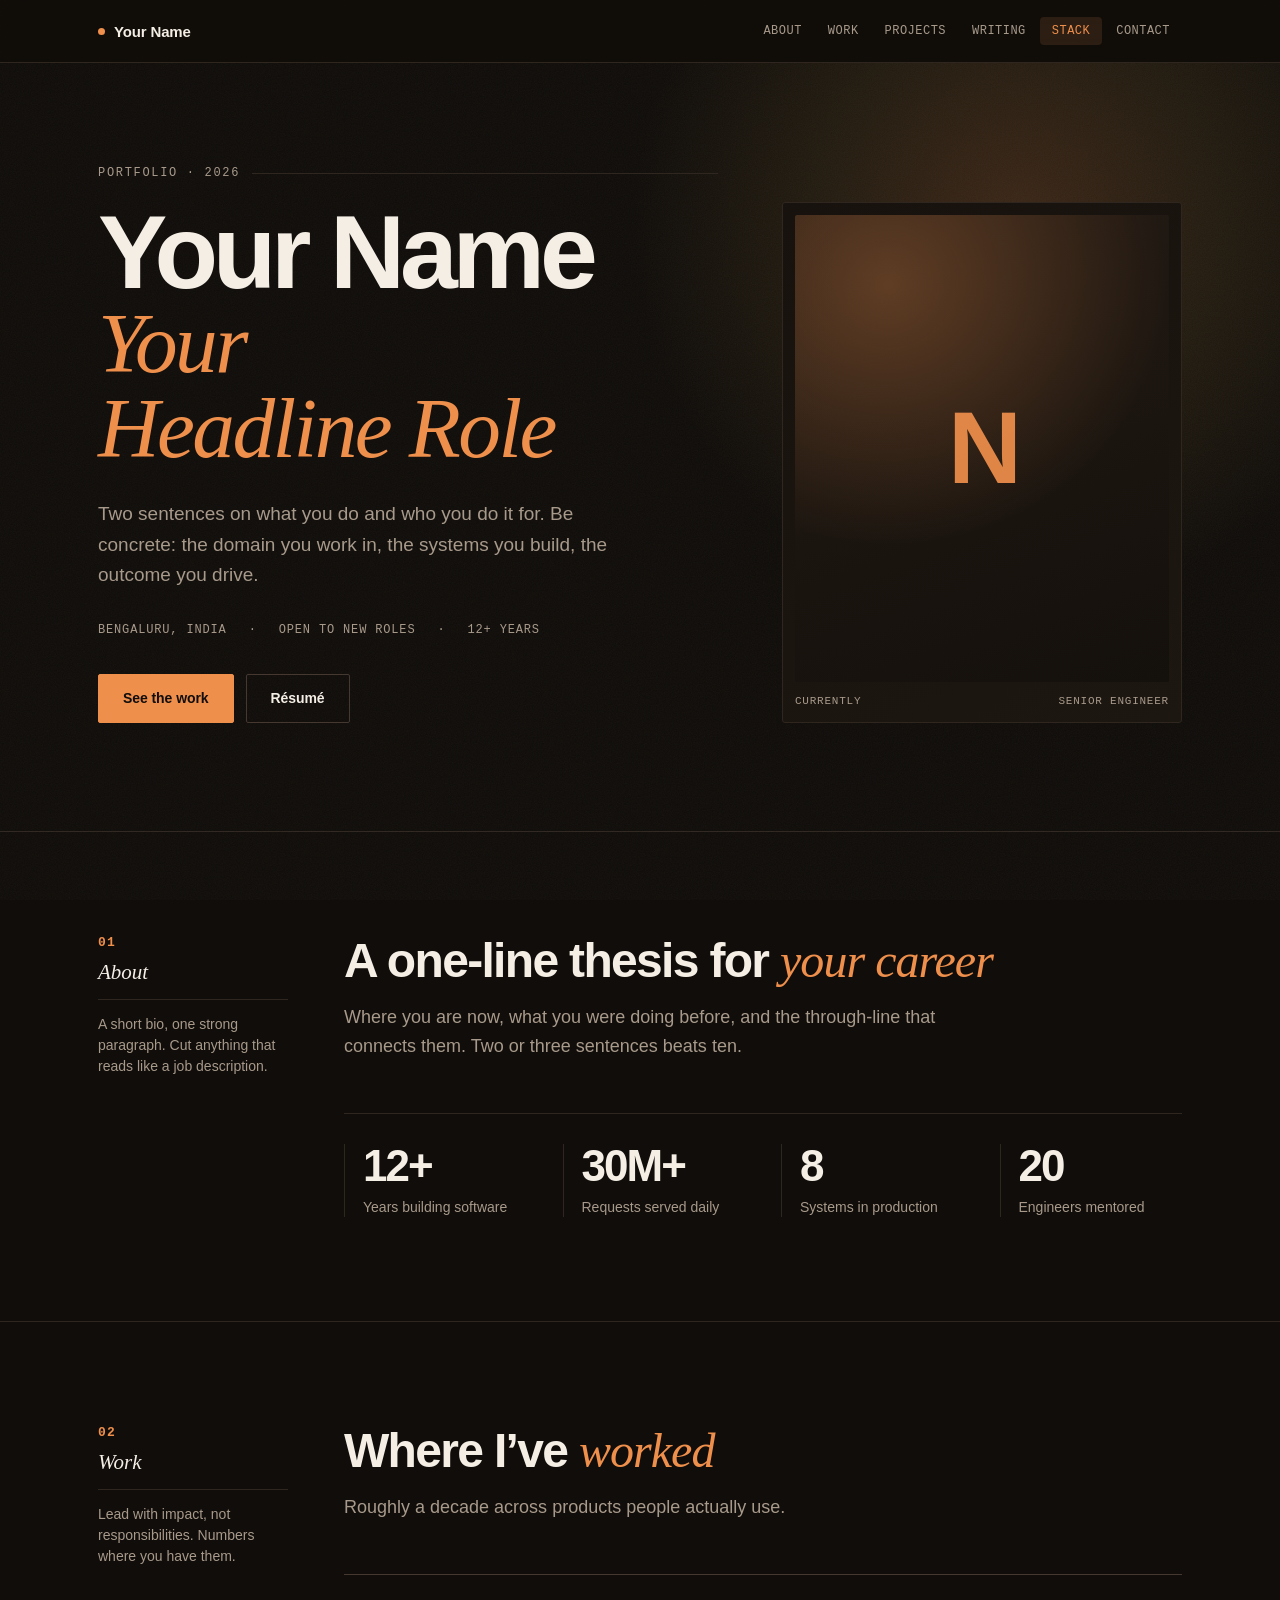
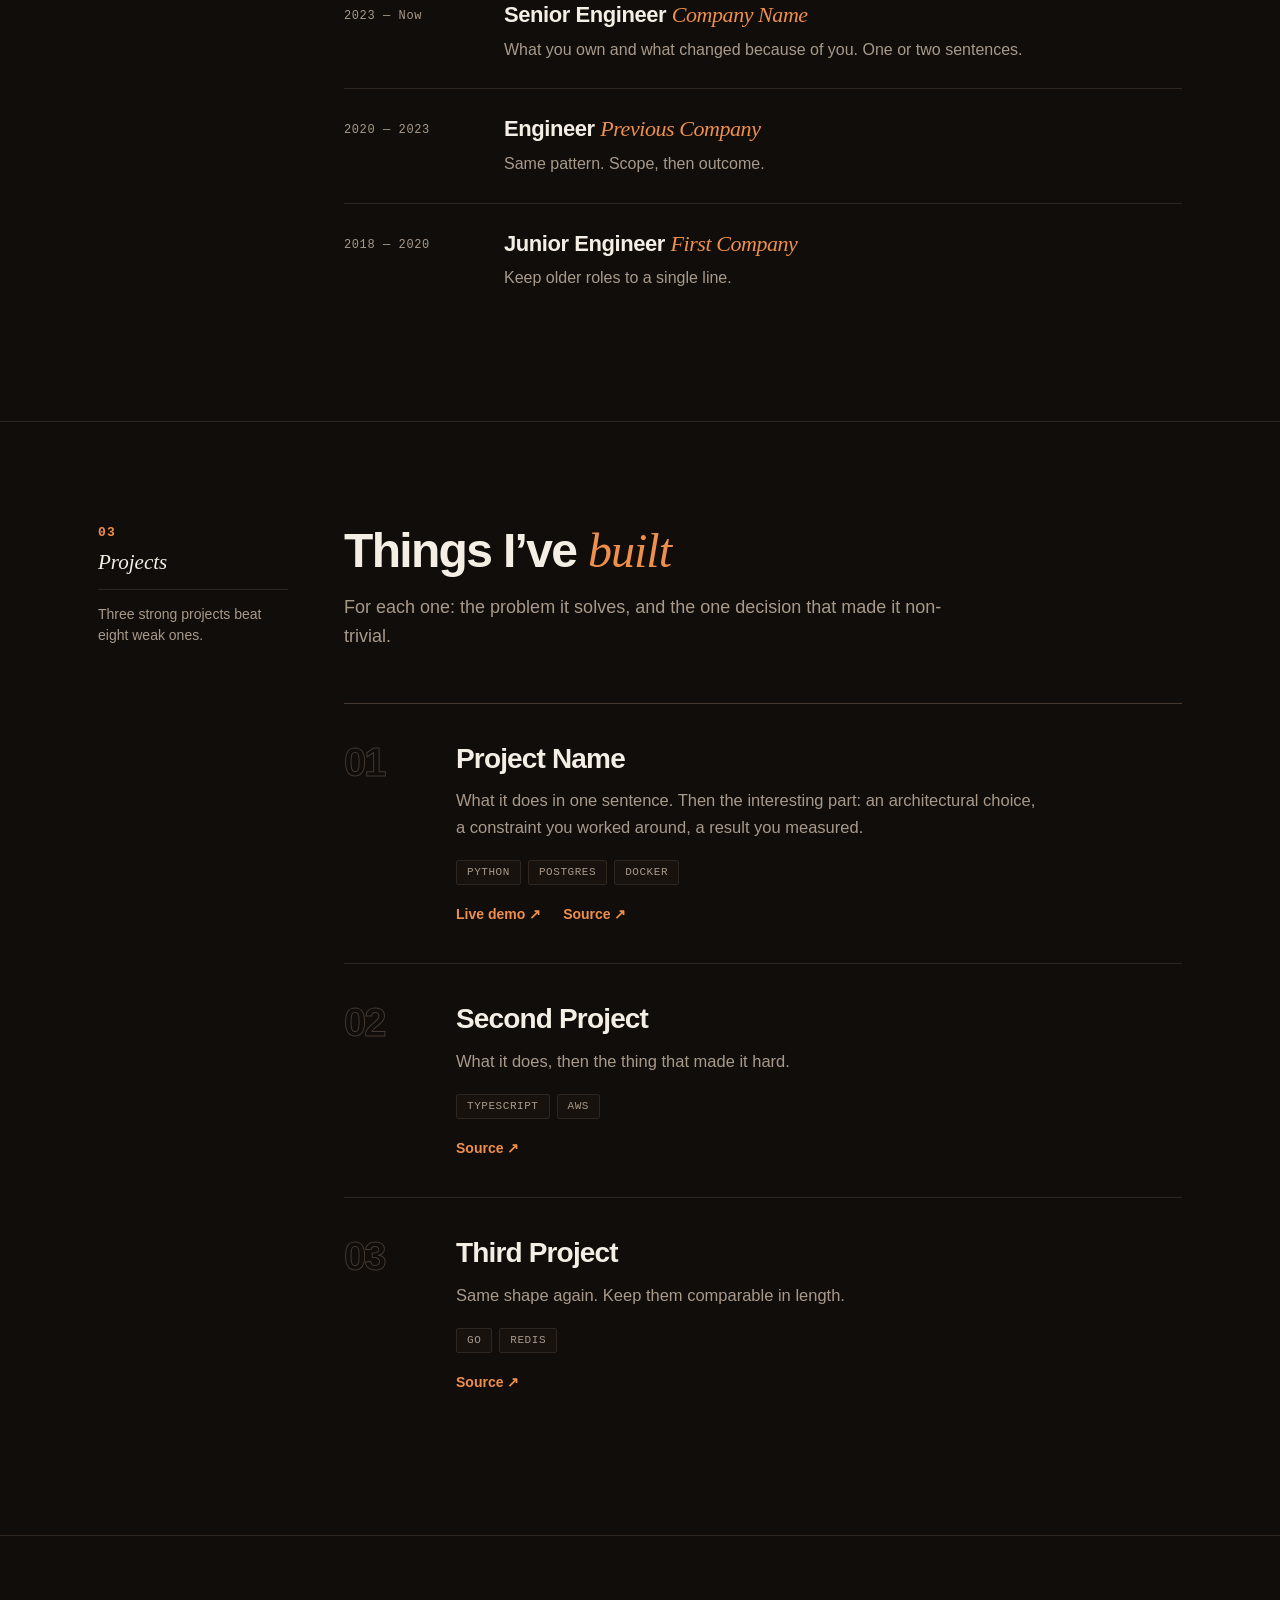
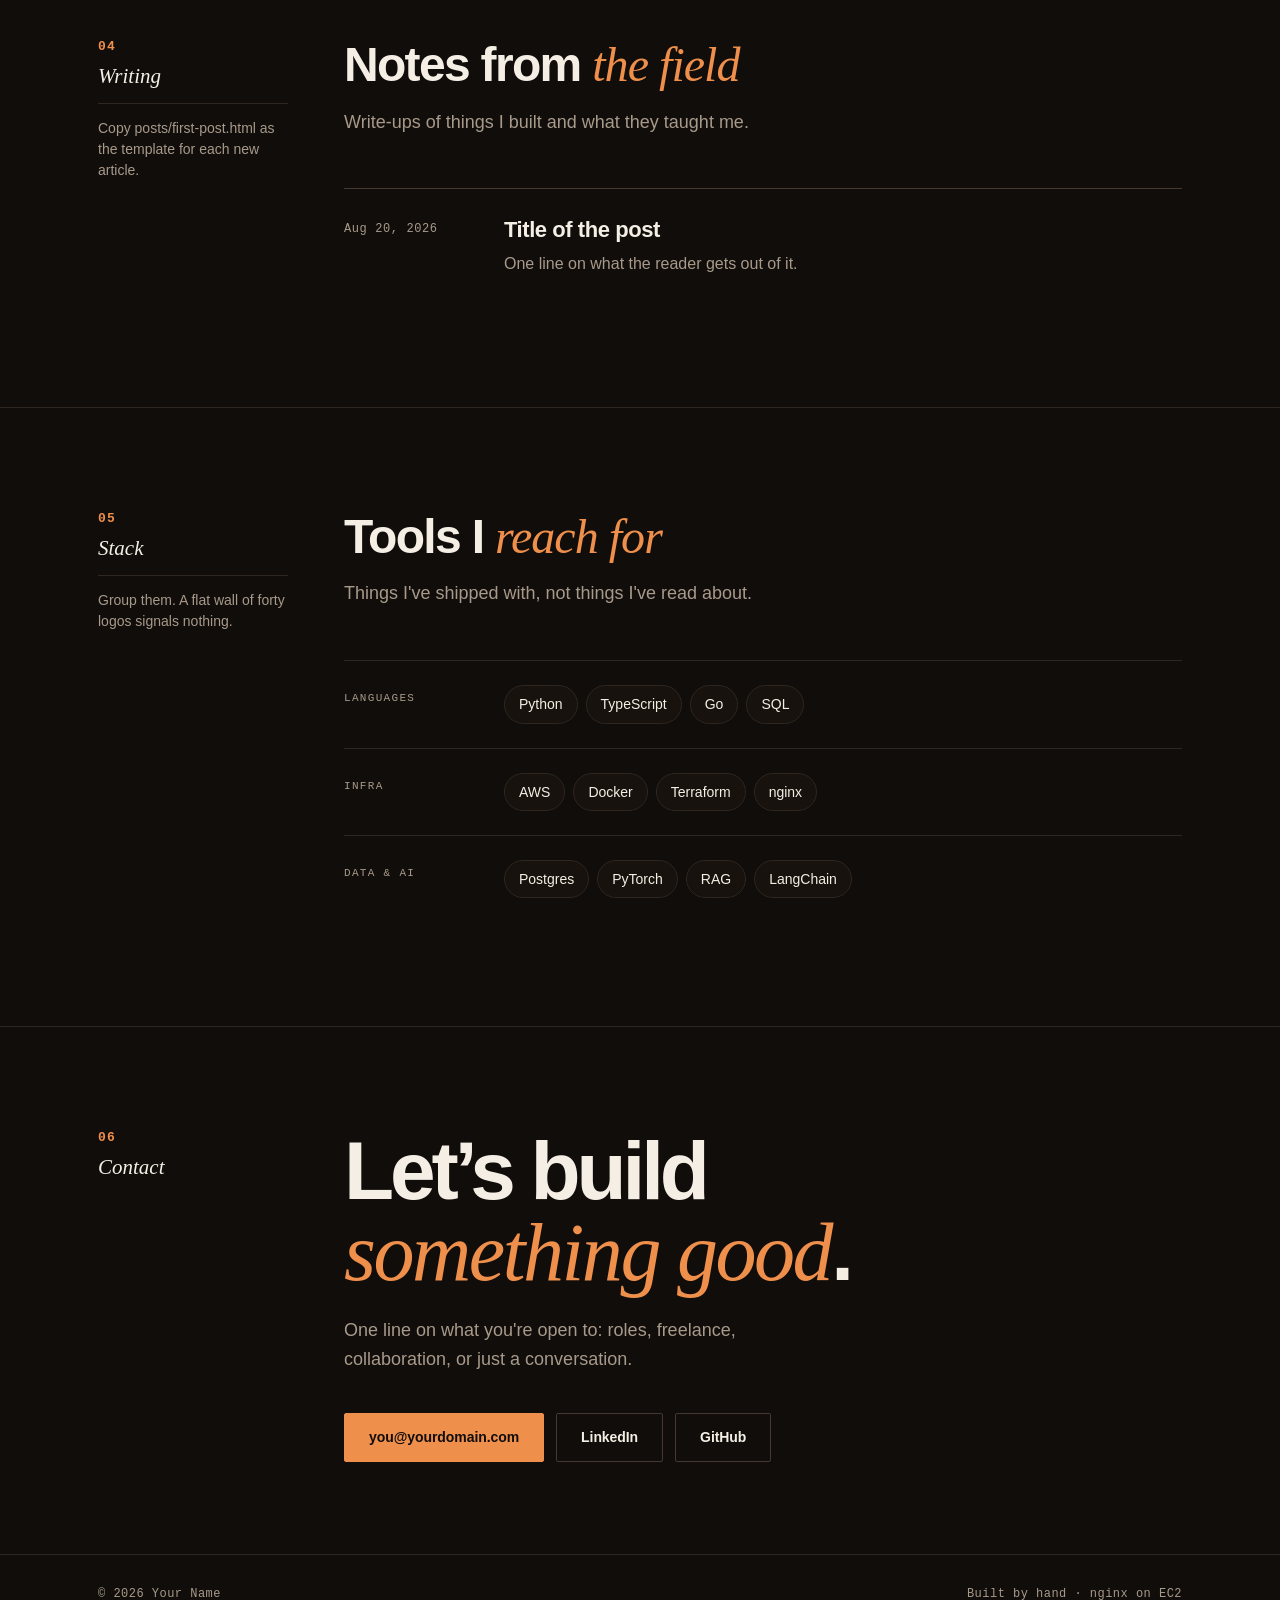
<file: index.html>
<!DOCTYPE html>
<html lang="en">
<head>
<meta charset="utf-8">
<meta name="viewport" content="width=device-width, initial-scale=1">

<!-- EDIT: shows in the browser tab and as the search result headline -->
<title>Your Name — Your Headline Role</title>
<meta name="description" content="One sentence on who you are and what you build. This is the snippet search engines show.">
<meta name="author" content="Your Name">
<meta name="theme-color" content="#100d0a">
<link rel="canonical" href="https://yourdomain.com/">

<!-- EDIT: preview card when the link is shared -->
<meta property="og:type" content="website">
<meta property="og:title" content="Your Name — Your Headline Role">
<meta property="og:description" content="One sentence on who you are and what you build.">
<meta property="og:url" content="https://yourdomain.com/">
<meta property="og:image" content="https://yourdomain.com/assets/img/og.png">
<meta name="twitter:card" content="summary_large_image">

<link rel="icon" href="/assets/img/favicon.svg" type="image/svg+xml">
<link rel="stylesheet" href="/assets/css/styles.css">
</head>
<body>
<a class="skip" href="#main">Skip to content</a>

<nav class="nav" aria-label="Section navigation">
  <div class="wrap">
    <a class="nav-name" href="#main">
      <span class="dot" aria-hidden="true"></span>
      Your Name
    </a>
    <ul>
      <li><a href="#about">About</a></li>
      <li><a href="#experience">Work</a></li>
      <li><a href="#projects">Projects</a></li>
      <li><a href="#writing">Writing</a></li>
      <li><a href="#skills">Stack</a></li>
      <li><a href="#contact">Contact</a></li>
    </ul>
  </div>
</nav>

<main id="main">

  <!-- ==================== HERO ==================== -->
  <header class="hero">
    <div class="wrap">
      <div class="hero-grid">

        <div>
          <p class="hero-eyebrow">Portfolio &middot; 2026</p>

          <h1>
            Your Name
            <span class="alt">Your Headline Role</span>
          </h1>

          <p class="hero-lede">
            Two sentences on what you do and who you do it for. Be concrete:
            the domain you work in, the systems you build, the outcome you drive.
          </p>

          <p class="hero-meta">
            <span>Bengaluru, India</span>
            <span>&middot;</span>
            <span>Open to new roles</span>
            <span>&middot;</span>
            <span>12+ years</span>
          </p>

          <div class="cta">
            <a class="btn btn-primary" href="#projects">See the work</a>
            <a class="btn btn-ghost" href="/assets/resume.pdf">R&eacute;sum&eacute;</a>
          </div>
        </div>

        <!-- Swap the fallback div for a photo when you have one:
             <img src="/assets/img/portrait.jpg" alt="Portrait of Your Name"> -->
        <figure class="portrait">
          <div class="portrait-fallback" aria-hidden="true"><span>N</span></div>
          <figcaption>
            <span>Currently</span>
            <span>Senior Engineer</span>
          </figcaption>
        </figure>

      </div>
    </div>
  </header>

  <!-- ==================== 01 ABOUT ==================== -->
  <section id="about">
    <div class="wrap layout reveal">
      <div class="rail">
        <span class="rail-num">01</span>
        <span class="rail-label">About</span>
        <p class="rail-note">A short bio, one strong paragraph. Cut anything that reads like a job description.</p>
      </div>

      <div>
        <h2 class="h2">A one-line thesis for <em>your career</em></h2>
        <p class="lede">
          Where you are now, what you were doing before, and the through-line
          that connects them. Two or three sentences beats ten.
        </p>

        <dl class="figures">
          <div><dt>12+</dt><dd>Years building software</dd></div>
          <div><dt>30M+</dt><dd>Requests served daily</dd></div>
          <div><dt>8</dt><dd>Systems in production</dd></div>
          <div><dt>20</dt><dd>Engineers mentored</dd></div>
        </dl>
      </div>
    </div>
  </section>

  <!-- ==================== 02 EXPERIENCE ==================== -->
  <section id="experience">
    <div class="wrap layout reveal">
      <div class="rail">
        <span class="rail-num">02</span>
        <span class="rail-label">Work</span>
        <p class="rail-note">Lead with impact, not responsibilities. Numbers where you have them.</p>
      </div>

      <div>
        <h2 class="h2">Where I&rsquo;ve <em>worked</em></h2>
        <p class="lede">Roughly a decade across products people actually use.</p>

        <!-- Duplicate one <li> per role, newest first. -->
        <ol class="roles">
          <li>
            <p class="roles-when">2023 &mdash; Now</p>
            <div>
              <p class="roles-title">Senior Engineer <span>Company Name</span></p>
              <p class="roles-desc">What you own and what changed because of you. One or two sentences.</p>
            </div>
          </li>
          <li>
            <p class="roles-when">2020 &mdash; 2023</p>
            <div>
              <p class="roles-title">Engineer <span>Previous Company</span></p>
              <p class="roles-desc">Same pattern. Scope, then outcome.</p>
            </div>
          </li>
          <li>
            <p class="roles-when">2018 &mdash; 2020</p>
            <div>
              <p class="roles-title">Junior Engineer <span>First Company</span></p>
              <p class="roles-desc">Keep older roles to a single line.</p>
            </div>
          </li>
        </ol>
      </div>
    </div>
  </section>

  <!-- ==================== 03 PROJECTS ==================== -->
  <section id="projects">
    <div class="wrap layout reveal">
      <div class="rail">
        <span class="rail-num">03</span>
        <span class="rail-label">Projects</span>
        <p class="rail-note">Three strong projects beat eight weak ones.</p>
      </div>

      <div>
        <h2 class="h2">Things I&rsquo;ve <em>built</em></h2>
        <p class="lede">
          For each one: the problem it solves, and the one decision that made it
          non-trivial.
        </p>

        <!-- Duplicate one <li class="work-item"> per project. Renumber work-idx. -->
        <ol class="work">
          <li class="work-item">
            <p class="work-idx" aria-hidden="true">01</p>
            <div class="work-body">
              <h3>Project Name</h3>
              <p>
                What it does in one sentence. Then the interesting part: an
                architectural choice, a constraint you worked around, a result
                you measured.
              </p>
              <ul class="tags">
                <li class="tag">Python</li>
                <li class="tag">Postgres</li>
                <li class="tag">Docker</li>
              </ul>
              <div class="links">
                <a href="https://example.com">Live demo</a>
                <a href="https://github.com/you/repo">Source</a>
              </div>
            </div>
          </li>

          <li class="work-item">
            <p class="work-idx" aria-hidden="true">02</p>
            <div class="work-body">
              <h3>Second Project</h3>
              <p>What it does, then the thing that made it hard.</p>
              <ul class="tags">
                <li class="tag">TypeScript</li>
                <li class="tag">AWS</li>
              </ul>
              <div class="links">
                <a href="https://github.com/you/repo">Source</a>
              </div>
            </div>
          </li>

          <li class="work-item">
            <p class="work-idx" aria-hidden="true">03</p>
            <div class="work-body">
              <h3>Third Project</h3>
              <p>Same shape again. Keep them comparable in length.</p>
              <ul class="tags">
                <li class="tag">Go</li>
                <li class="tag">Redis</li>
              </ul>
              <div class="links">
                <a href="https://github.com/you/repo">Source</a>
              </div>
            </div>
          </li>
        </ol>
      </div>
    </div>
  </section>

  <!-- ==================== 04 WRITING ====================
       Delete this whole section if you don't write. -->
  <section id="writing">
    <div class="wrap layout reveal">
      <div class="rail">
        <span class="rail-num">04</span>
        <span class="rail-label">Writing</span>
        <p class="rail-note">Copy posts/first-post.html as the template for each new article.</p>
      </div>

      <div>
        <h2 class="h2">Notes from <em>the field</em></h2>
        <p class="lede">Write-ups of things I built and what they taught me.</p>

        <ul class="posts">
          <li>
            <a href="/posts/first-post.html">
              <time datetime="2026-08-20">Aug 20, 2026</time>
              <div>
                <h3>Title of the post</h3>
                <p>One line on what the reader gets out of it.</p>
              </div>
            </a>
          </li>
        </ul>
      </div>
    </div>
  </section>

  <!-- ==================== 05 SKILLS ==================== -->
  <section id="skills">
    <div class="wrap layout reveal">
      <div class="rail">
        <span class="rail-num">05</span>
        <span class="rail-label">Stack</span>
        <p class="rail-note">Group them. A flat wall of forty logos signals nothing.</p>
      </div>

      <div>
        <h2 class="h2">Tools I <em>reach for</em></h2>
        <p class="lede">Things I've shipped with, not things I've read about.</p>

        <div class="group">
          <h3>Languages</h3>
          <ul class="chips">
            <li class="chip">Python</li>
            <li class="chip">TypeScript</li>
            <li class="chip">Go</li>
            <li class="chip">SQL</li>
          </ul>
        </div>

        <div class="group">
          <h3>Infra</h3>
          <ul class="chips">
            <li class="chip">AWS</li>
            <li class="chip">Docker</li>
            <li class="chip">Terraform</li>
            <li class="chip">nginx</li>
          </ul>
        </div>

        <div class="group">
          <h3>Data &amp; AI</h3>
          <ul class="chips">
            <li class="chip">Postgres</li>
            <li class="chip">PyTorch</li>
            <li class="chip">RAG</li>
            <li class="chip">LangChain</li>
          </ul>
        </div>
      </div>
    </div>
  </section>

  <!-- ==================== 06 CONTACT ==================== -->
  <section id="contact" class="contact">
    <div class="wrap layout reveal">
      <div class="rail">
        <span class="rail-num">06</span>
        <span class="rail-label">Contact</span>
      </div>

      <div>
        <h2>Let&rsquo;s build <em>something good</em>.</h2>
        <p class="contact-lede">
          One line on what you're open to: roles, freelance, collaboration, or
          just a conversation.
        </p>
        <div class="cta">
          <a class="btn btn-primary" href="mailto:you@yourdomain.com">you@yourdomain.com</a>
          <a class="btn btn-ghost" href="https://linkedin.com/in/you" rel="me noopener" target="_blank">LinkedIn</a>
          <a class="btn btn-ghost" href="https://github.com/you" rel="me noopener" target="_blank">GitHub</a>
        </div>
      </div>
    </div>
  </section>

</main>

<footer>
  <div class="wrap">
    <span>&copy; <span id="yr">2026</span> Your Name</span>
    <span>Built by hand &middot; nginx on EC2</span>
  </div>
</footer>

<script src="/assets/js/main.js" defer></script>
</body>
</html>
</file>
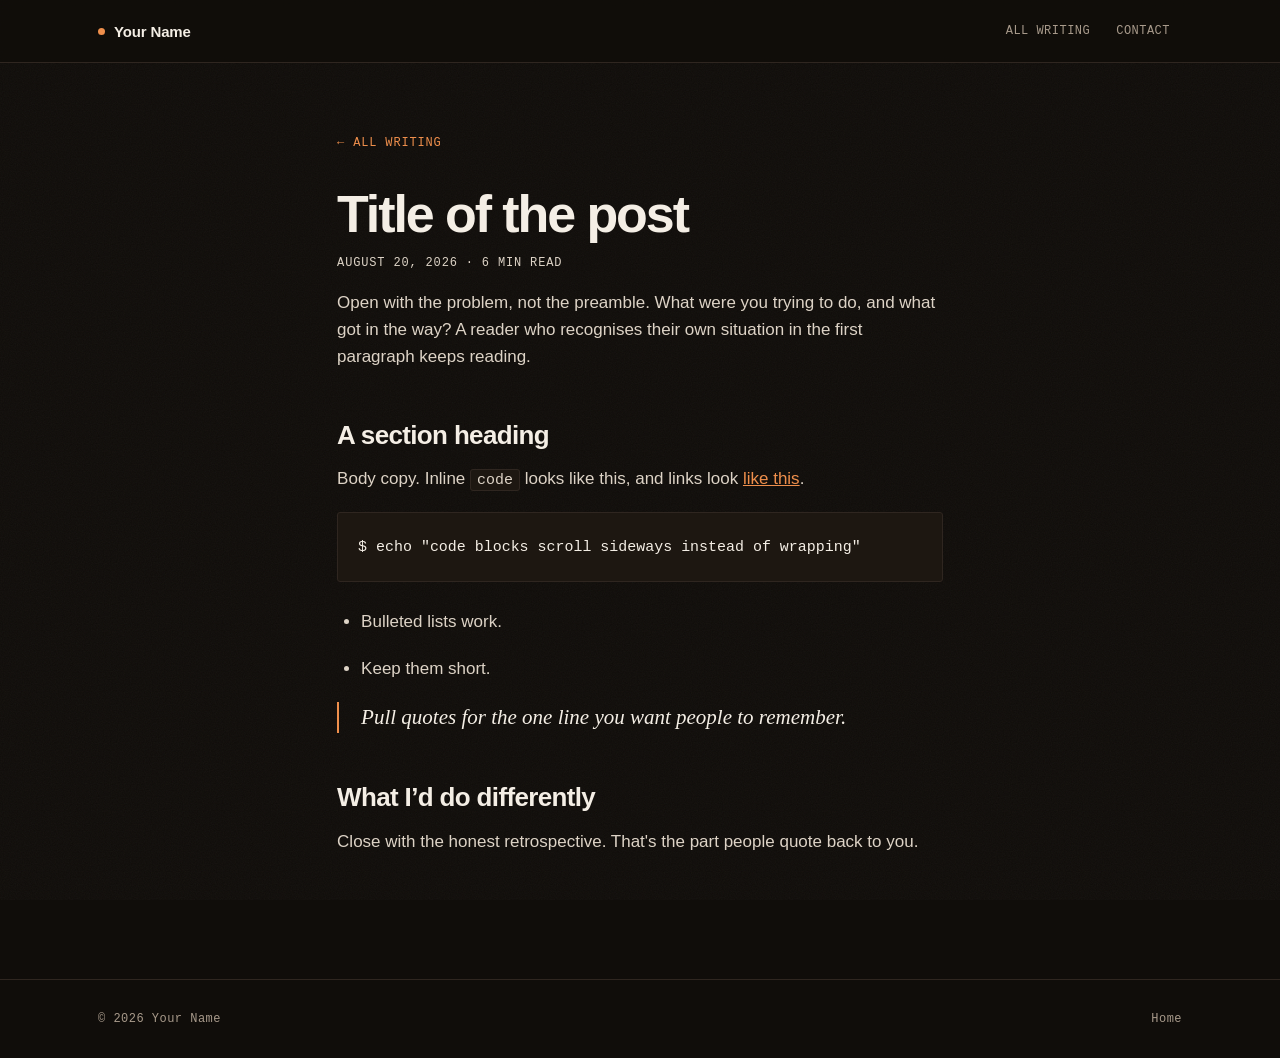
<file: posts/first-post.html>
<!DOCTYPE html>
<html lang="en">
<head>
<meta charset="utf-8">
<meta name="viewport" content="width=device-width, initial-scale=1">
<title>Title of the post — Your Name</title>
<meta name="description" content="One sentence summarising the post, for search results.">
<meta name="theme-color" content="#100d0a">
<link rel="canonical" href="https://yourdomain.com/posts/first-post.html">
<link rel="icon" href="/assets/img/favicon.svg" type="image/svg+xml">
<link rel="stylesheet" href="/assets/css/styles.css">
</head>
<body>
<a class="skip" href="#main">Skip to content</a>

<nav class="nav" aria-label="Site navigation">
  <div class="wrap">
    <a class="nav-name" href="/">
      <span class="dot" aria-hidden="true"></span>
      Your Name
    </a>
    <ul>
      <li><a href="/#writing">All writing</a></li>
      <li><a href="/#contact">Contact</a></li>
    </ul>
  </div>
</nav>

<main id="main" class="wrap article">
  <a class="back" href="/#writing">&larr; All writing</a>

  <article>
    <h1>Title of the post</h1>
    <p class="article-meta">
      <time datetime="2026-08-20">August 20, 2026</time> &middot; 6 min read
    </p>

    <p>
      Open with the problem, not the preamble. What were you trying to do, and
      what got in the way? A reader who recognises their own situation in the
      first paragraph keeps reading.
    </p>

    <h2>A section heading</h2>
    <p>
      Body copy. Inline <code>code</code> looks like this, and links look
      <a href="https://example.com">like this</a>.
    </p>

    <pre><code>$ echo "code blocks scroll sideways instead of wrapping"</code></pre>

    <ul>
      <li>Bulleted lists work.</li>
      <li>Keep them short.</li>
    </ul>

    <blockquote>
      Pull quotes for the one line you want people to remember.
    </blockquote>

    <h2>What I&rsquo;d do differently</h2>
    <p>
      Close with the honest retrospective. That's the part people quote back
      to you.
    </p>
  </article>
</main>

<footer>
  <div class="wrap">
    <span>&copy; <span id="yr">2026</span> Your Name</span>
    <a href="/">Home</a>
  </div>
</footer>

<script src="/assets/js/main.js" defer></script>
</body>
</html>
</file>
<file: assets/css/styles.css>
/* ==========================================================================
   Portfolio stylesheet — warm editorial
   Every colour, size, and font lives in :root. Restyle the whole site from
   there. Layout is a two-column rail: section label on the left, content on
   the right, collapsing to one column on narrow screens.
   ========================================================================== */

:root {
  /* --- warm palette --- */
  --bg:          #100d0a;   /* warm near-black, not blue-black */
  --bg-2:        #17120d;
  --elev:        #1d1711;
  --line:        #2f2620;
  --line-2:      #443830;
  --text:        #f4eee5;   /* warm cream */
  --muted:       #a89a8b;
  --accent:      #ef8f4c;   /* terracotta */
  --accent-2:    #d9a94f;   /* gold, for secondary marks */
  --accent-soft: rgba(239, 143, 76, .13);
  --accent-line: rgba(239, 143, 76, .32);

  /* --- metrics --- */
  --max:    1140px;
  --gutter: 28px;
  --nav-h:  62px;
  --rail:   190px;
  --rail-gap: 56px;

  /* --- type --- */
  --sans: ui-sans-serif, -apple-system, BlinkMacSystemFont, "Segoe UI", Roboto,
          Helvetica, Arial, sans-serif;
  --serif: ui-serif, Georgia, "Iowan Old Style", "Times New Roman", serif;
  --mono: ui-monospace, SFMono-Regular, "SF Mono", Menlo, Consolas, monospace;

  --display: clamp(46px, 8.4vw, 104px);
  --h2:      clamp(30px, 4.4vw, 48px);
  --h3:      clamp(19px, 2vw, 22px);
}

/* --------------------------------------------------------------- reset --- */

*, *::before, *::after { box-sizing: border-box; }

html {
  scroll-behavior: smooth;
  -webkit-text-size-adjust: 100%;
}

body {
  margin: 0;
  background: var(--bg);
  color: var(--text);
  font: 400 17px/1.6 var(--sans);
  -webkit-font-smoothing: antialiased;
  text-rendering: optimizeLegibility;
  overflow-x: hidden;
}

h1, h2, h3, h4 { margin: 0; }
p { margin: 0; }
a { color: inherit; }
ul, ol { margin: 0; padding: 0; list-style: none; }
dl, dd { margin: 0; }
img { display: block; max-width: 100%; height: auto; }
figure { margin: 0; }

/* A fine grain wash over the whole page. This is what stops a flat dark
   background from reading as "unstyled". Pure CSS, no image request. */
body::before {
  content: "";
  position: fixed;
  inset: 0;
  z-index: 1;
  pointer-events: none;
  opacity: .045;
  background-image: url("data:image/svg+xml,%3Csvg xmlns='http://www.w3.org/2000/svg' width='180' height='180'%3E%3Cfilter id='n'%3E%3CfeTurbulence type='fractalNoise' baseFrequency='0.85' numOctaves='3' stitchTiles='stitch'/%3E%3C/filter%3E%3Crect width='180' height='180' filter='url(%23n)'/%3E%3C/svg%3E");
}

/* ----------------------------------------------------------- utilities --- */

/* padding-inline, never the padding shorthand, so that vertical rhythm set
   by section / .hero / .article can't be clobbered by specificity. */
.wrap {
  position: relative;
  z-index: 2;
  max-width: var(--max);
  margin: 0 auto;
  padding-inline: var(--gutter);
}

.skip {
  position: absolute;
  left: -9999px;
  top: 0;
  z-index: 100;
  padding: 13px 20px;
  background: var(--accent);
  color: #100d0a;
  font-weight: 700;
  text-decoration: none;
}
.skip:focus { left: 8px; top: 8px; }

:focus-visible {
  outline: 2px solid var(--accent);
  outline-offset: 3px;
  border-radius: 2px;
}

/* ----------------------------------------------------------------- nav --- */

.nav {
  position: sticky;
  top: 0;
  z-index: 60;
  background: rgba(16, 13, 10, .78);
  backdrop-filter: blur(14px) saturate(1.3);
  -webkit-backdrop-filter: blur(14px) saturate(1.3);
  border-bottom: 1px solid var(--line);
}

.nav .wrap {
  display: flex;
  align-items: center;
  gap: 28px;
  height: var(--nav-h);
}

.nav-name {
  display: flex;
  align-items: center;
  gap: 9px;
  font: 700 15px/1 var(--sans);
  letter-spacing: -.01em;
  white-space: nowrap;
  text-decoration: none;
}

/* Pulsing dot for an availability signal. Cheap, and people notice it. */
.dot {
  width: 7px;
  height: 7px;
  border-radius: 50%;
  background: var(--accent);
  box-shadow: 0 0 0 0 var(--accent-line);
  animation: pulse 2.6s ease-out infinite;
}
@keyframes pulse {
  0%   { box-shadow: 0 0 0 0 var(--accent-line); }
  70%  { box-shadow: 0 0 0 9px rgba(239, 143, 76, 0); }
  100% { box-shadow: 0 0 0 0 rgba(239, 143, 76, 0); }
}

.nav ul {
  display: flex;
  gap: 2px;
  margin-left: auto;
  overflow-x: auto;
  scrollbar-width: none;
}
.nav ul::-webkit-scrollbar { display: none; }

.nav ul a {
  display: block;
  padding: 8px 12px;
  border-radius: 4px;
  color: var(--muted);
  font: 500 12px/1 var(--mono);
  letter-spacing: .04em;
  text-transform: uppercase;
  text-decoration: none;
  white-space: nowrap;
  transition: color .18s, background .18s;
}
.nav ul a:hover { color: var(--text); background: var(--elev); }
.nav ul a[aria-current="true"] { color: var(--accent); background: var(--accent-soft); }

/* ------------------------------------------------------------- section --- */

section {
  padding-block: 104px;
  border-top: 1px solid var(--line);
  scroll-margin-top: var(--nav-h);
}

/* The editorial rail: label left, content right. */
.layout {
  display: grid;
  grid-template-columns: var(--rail) minmax(0, 1fr);
  gap: var(--rail-gap);
}

.rail {
  position: sticky;
  top: calc(var(--nav-h) + 36px);
  align-self: start;
}

.rail-num {
  display: block;
  font: 700 13px/1 var(--mono);
  letter-spacing: .1em;
  color: var(--accent);
  margin-bottom: 10px;
}
.rail-label {
  display: block;
  font: 400 italic 21px/1.25 var(--serif);
  color: var(--text);
  margin-bottom: 14px;
}
.rail-note {
  font-size: 14px;
  line-height: 1.5;
  color: var(--muted);
  border-top: 1px solid var(--line);
  padding-top: 14px;
}

.h2 {
  font: 800 var(--h2)/1.03 var(--sans);
  letter-spacing: -.035em;
  margin-bottom: 18px;
  text-wrap: balance;
}
.h2 em {
  font: 400 italic 1em/1 var(--serif);
  letter-spacing: -.02em;
  color: var(--accent);
}

.lede {
  max-width: 60ch;
  margin-bottom: 52px;
  color: var(--muted);
  font-size: 18px;
}

/* ---------------------------------------------------------------- hero --- */

.hero {
  position: relative;
  padding-block: 104px 108px;
  overflow: hidden;
}

/* Warm bloom behind the hero. Gives the page a light source. */
.hero::before {
  content: "";
  position: absolute;
  top: -30%;
  right: -10%;
  width: 780px;
  height: 780px;
  border-radius: 50%;
  background: radial-gradient(circle,
              rgba(239, 143, 76, .20) 0%,
              rgba(217, 169, 79, .09) 38%,
              transparent 70%);
  pointer-events: none;
  z-index: 0;
}

.hero-grid {
  position: relative;
  z-index: 2;
  display: grid;
  grid-template-columns: minmax(0, 1.55fr) minmax(0, 1fr);
  gap: 64px;
  align-items: end;
}

.hero-eyebrow {
  display: flex;
  align-items: center;
  gap: 12px;
  margin-bottom: 26px;
  font: 500 12px/1 var(--mono);
  letter-spacing: .14em;
  text-transform: uppercase;
  color: var(--muted);
}
.hero-eyebrow::after {
  content: "";
  flex: 1;
  height: 1px;
  background: var(--line);
}

.hero h1 {
  font: 800 var(--display)/.92 var(--sans);
  letter-spacing: -.05em;
  margin-bottom: 28px;
  text-wrap: balance;
}
/* Serif italic on the second line: the whole typographic idea of the page. */
.hero h1 .alt {
  display: block;
  font: 400 italic .82em/1 var(--serif);
  letter-spacing: -.03em;
  color: var(--accent);
}

.hero-lede {
  max-width: 52ch;
  margin-bottom: 34px;
  color: var(--muted);
  font-size: clamp(17px, 1.7vw, 19px);
}

.hero-meta {
  display: flex;
  flex-wrap: wrap;
  gap: 10px 22px;
  margin-bottom: 38px;
  font: 500 12px/1 var(--mono);
  letter-spacing: .07em;
  text-transform: uppercase;
  color: var(--muted);
}
.hero-meta span { display: flex; align-items: center; gap: 8px; }

.cta { display: flex; flex-wrap: wrap; gap: 12px; }

.btn {
  display: inline-block;
  padding: 14px 24px;
  border: 1px solid var(--line-2);
  border-radius: 2px;
  font: 700 14px/1.3 var(--sans);
  letter-spacing: -.005em;
  text-decoration: none;
  transition: background .18s, border-color .18s, color .18s, transform .18s;
}
.btn-primary {
  background: var(--accent);
  border-color: var(--accent);
  color: #100d0a;
}
.btn-primary:hover { background: #f7a465; border-color: #f7a465; transform: translateY(-2px); }
.btn-ghost:hover { border-color: var(--accent); background: var(--accent-soft); color: var(--accent); }

/* --- hero visual ---------------------------------------------------------
   Swap .portrait-fallback for <img src="/assets/img/portrait.jpg" alt="...">
   when you have a photo. The frame and caption stay as-is.                */

.portrait {
  border: 1px solid var(--line);
  border-radius: 3px;
  background: linear-gradient(150deg, var(--bg-2), var(--elev));
  padding: 12px;
}
.portrait-fallback,
.portrait img {
  aspect-ratio: 4 / 5;
  width: 100%;
  border-radius: 2px;
  object-fit: cover;
}
.portrait-fallback {
  display: grid;
  place-items: center;
  background:
    radial-gradient(120% 90% at 25% 15%, rgba(239,143,76,.30), transparent 62%),
    linear-gradient(160deg, #241b14, #14100c);
}
.portrait-fallback span {
  font: 800 clamp(64px, 8vw, 104px)/1 var(--sans);
  letter-spacing: -.06em;
  color: var(--accent);
  opacity: .92;
}
.portrait figcaption {
  display: flex;
  justify-content: space-between;
  gap: 12px;
  padding-top: 12px;
  font: 500 11px/1.4 var(--mono);
  letter-spacing: .07em;
  text-transform: uppercase;
  color: var(--muted);
}

/* ------------------------------------------------------------- figures --- */
/* Big numbers on hairlines. Denser and more editorial than boxed cards. */

.figures {
  display: grid;
  grid-template-columns: repeat(auto-fit, minmax(148px, 1fr));
  gap: 28px 36px;
  border-top: 1px solid var(--line);
  padding-top: 30px;
}
.figures > div { border-left: 1px solid var(--line); padding-left: 18px; }
.figures dt {
  font: 800 clamp(30px, 3.6vw, 44px)/1 var(--sans);
  letter-spacing: -.045em;
}
.figures dd {
  margin-top: 9px;
  color: var(--muted);
  font-size: 14px;
  line-height: 1.45;
}

/* --------------------------------------------------------------- roles --- */
/* Tabular experience list: year rail, then title and detail. */

.roles li {
  display: grid;
  grid-template-columns: 132px minmax(0, 1fr);
  gap: 8px 28px;
  padding-block: 26px;
  border-top: 1px solid var(--line);
  transition: border-color .18s;
}
.roles li:first-child { border-top-color: var(--line-2); }
.roles li:hover { border-top-color: var(--accent-line); }

.roles-when {
  font: 500 12px/1.7 var(--mono);
  letter-spacing: .05em;
  color: var(--muted);
  padding-top: 5px;
}
.roles-title {
  font: 700 var(--h3)/1.3 var(--sans);
  letter-spacing: -.02em;
  margin-bottom: 7px;
}
.roles-title span {
  font: 400 italic 1em/1 var(--serif);
  color: var(--accent);
}
.roles-desc { color: var(--muted); font-size: 16px; max-width: 62ch; }

/* ---------------------------------------------------------------- work --- */
/* Full-width numbered rows instead of a card grid. */

.work-item {
  display: grid;
  grid-template-columns: 84px minmax(0, 1fr);
  gap: 28px;
  padding-block: 38px;
  border-top: 1px solid var(--line);
}
.work-item:first-child { border-top-color: var(--line-2); }

.work-idx {
  font: 800 40px/1 var(--sans);
  letter-spacing: -.05em;
  color: transparent;
  -webkit-text-stroke: 1px var(--line-2);
  transition: -webkit-text-stroke-color .22s;
}
.work-item:hover .work-idx { -webkit-text-stroke-color: var(--accent); }

.work-body h3 {
  font: 700 clamp(22px, 2.6vw, 28px)/1.2 var(--sans);
  letter-spacing: -.03em;
  margin-bottom: 12px;
}
.work-body > p {
  max-width: 64ch;
  margin-bottom: 20px;
  color: var(--muted);
  font-size: 16.5px;
}

.tags { display: flex; flex-wrap: wrap; gap: 7px; margin-bottom: 22px; }
.tag {
  padding: 6px 10px;
  border: 1px solid var(--line);
  border-radius: 2px;
  background: var(--bg-2);
  color: var(--muted);
  font: 500 11px/1 var(--mono);
  letter-spacing: .05em;
  text-transform: uppercase;
}

.links { display: flex; flex-wrap: wrap; gap: 22px; font: 700 14px/1 var(--sans); }
.links a {
  color: var(--accent);
  text-decoration: none;
  border-bottom: 1px solid transparent;
  padding-bottom: 3px;
  transition: border-color .18s;
}
.links a::after { content: " \2197"; }
.links a:hover { border-bottom-color: var(--accent); }

/* --------------------------------------------------------------- posts --- */

.posts li { border-top: 1px solid var(--line); }
.posts li:first-child { border-top-color: var(--line-2); }
.posts a {
  display: grid;
  grid-template-columns: 132px minmax(0, 1fr);
  gap: 8px 28px;
  padding-block: 26px;
  text-decoration: none;
  transition: background .18s;
}
.posts a:hover { background: var(--bg-2); }
.posts time {
  font: 500 12px/1.7 var(--mono);
  letter-spacing: .05em;
  color: var(--muted);
  padding-top: 4px;
}
.posts h3 {
  font: 700 var(--h3)/1.32 var(--sans);
  letter-spacing: -.02em;
  margin-bottom: 7px;
  transition: color .18s;
}
.posts a:hover h3 { color: var(--accent); }
.posts p { max-width: 66ch; color: var(--muted); font-size: 16px; }

/* -------------------------------------------------------------- skills --- */

.group {
  display: grid;
  grid-template-columns: 132px minmax(0, 1fr);
  gap: 10px 28px;
  padding-block: 24px;
  border-top: 1px solid var(--line);
}
.group:first-child { border-top-color: var(--line-2); }
.group h3 {
  font: 500 11px/1.6 var(--mono);
  letter-spacing: .12em;
  text-transform: uppercase;
  color: var(--muted);
  padding-top: 5px;
}
.chips { display: flex; flex-wrap: wrap; gap: 8px; }
.chip {
  padding: 7px 14px;
  border: 1px solid var(--line);
  border-radius: 40px;
  background: var(--bg-2);
  font-size: 14px;
  transition: border-color .18s, color .18s;
}
.chip:hover { border-color: var(--accent-line); color: var(--accent); }

/* ------------------------------------------------------------- contact --- */

.contact { padding-block: 104px 92px; }
.contact h2 {
  font: 800 clamp(38px, 7vw, 82px)/.98 var(--sans);
  letter-spacing: -.05em;
  margin-bottom: 22px;
  text-wrap: balance;
}
.contact h2 em {
  font: 400 italic 1em/1 var(--serif);
  letter-spacing: -.03em;
  color: var(--accent);
}
.contact-lede { max-width: 46ch; margin-bottom: 40px; color: var(--muted); font-size: 18px; }

footer {
  padding-block: 30px;
  border-top: 1px solid var(--line);
  color: var(--muted);
  font: 500 12px/1.6 var(--mono);
  letter-spacing: .04em;
}
footer .wrap {
  display: flex;
  flex-wrap: wrap;
  gap: 14px;
  justify-content: space-between;
}
footer a { color: var(--muted); text-decoration: none; }
footer a:hover { color: var(--accent); }

/* ======================================================= page: article === */
/* Lives here rather than in a <style> block, because the CSP in
   deploy/nginx/portfolio.conf is style-src 'self' — inline styles are
   blocked in production. */

.article { max-width: 70ch; padding-block: 64px 104px; }
.article .back {
  display: inline-block;
  margin-bottom: 38px;
  color: var(--accent);
  font: 500 12px/1 var(--mono);
  letter-spacing: .07em;
  text-transform: uppercase;
  text-decoration: none;
}
.article .back:hover { text-decoration: underline; }
.article h1 {
  font: 800 clamp(32px, 5.4vw, 52px)/1.04 var(--sans);
  letter-spacing: -.04em;
  margin-bottom: 16px;
  text-wrap: balance;
}
.article-meta {
  margin-bottom: 46px;
  color: var(--muted);
  font: 500 12px/1 var(--mono);
  letter-spacing: .07em;
  text-transform: uppercase;
}
.article h2 {
  font: 700 26px/1.25 var(--sans);
  letter-spacing: -.025em;
  margin: 48px 0 14px;
}
.article p, .article li { margin-bottom: 20px; color: #ddd3c6; }
.article ul { list-style: disc; padding-left: 24px; margin-bottom: 20px; }
.article a { color: var(--accent); }
.article code {
  padding: 2px 6px;
  border: 1px solid var(--line);
  border-radius: 3px;
  background: var(--elev);
  font: 400 .88em/1.5 var(--mono);
}
.article pre {
  margin-bottom: 26px;
  padding: 20px;
  border: 1px solid var(--line);
  border-radius: 3px;
  background: var(--elev);
  overflow-x: auto;
}
.article pre code { padding: 0; border: 0; background: none; }
.article blockquote {
  margin: 0 0 26px;
  padding-left: 22px;
  border-left: 2px solid var(--accent);
  font: 400 italic 21px/1.5 var(--serif);
  color: var(--text);
}

/* =========================================================== page: 404 === */

.oops {
  min-height: 78vh;
  display: flex;
  flex-direction: column;
  justify-content: center;
  padding-block: 80px;
}
.oops-code {
  font: 800 clamp(72px, 17vw, 172px)/.86 var(--sans);
  letter-spacing: -.06em;
  color: transparent;
  -webkit-text-stroke: 1.5px var(--accent);
  margin-bottom: 22px;
}
.oops h1 {
  font: 800 clamp(26px, 4.4vw, 40px)/1.1 var(--sans);
  letter-spacing: -.035em;
  margin-bottom: 14px;
}
.oops p { max-width: 46ch; margin-bottom: 34px; color: var(--muted); font-size: 18px; }

/* ======================================================== scroll reveal === */

.reveal {
  opacity: 0;
  transform: translateY(18px);
  transition: opacity .6s cubic-bezier(.22,.61,.36,1),
              transform .6s cubic-bezier(.22,.61,.36,1);
}
.reveal.in { opacity: 1; transform: none; }

/* ============================================================ responsive === */

@media (max-width: 980px) {
  .hero-grid { grid-template-columns: 1fr; gap: 48px; }
  .portrait { max-width: 340px; }
}

@media (max-width: 900px) {
  :root { --nav-h: 58px; }
  .layout { grid-template-columns: 1fr; gap: 26px; }
  .rail { position: static; }
  .rail-note { display: none; }
  section { padding-block: 76px; }
  .hero { padding-block: 72px 80px; }
  .contact { padding-block: 76px 68px; }
}

@media (max-width: 620px) {
  :root { --gutter: 20px; }
  body { font-size: 16px; }
  .roles li,
  .posts a,
  .group,
  .work-item { grid-template-columns: 1fr; gap: 10px; }
  .roles-when, .posts time, .group h3 { padding-top: 0; }
  .work-idx { font-size: 28px; }
  .figures > div { border-left: 0; padding-left: 0; }
  .figures {
    grid-template-columns: repeat(2, 1fr);
    gap: 24px;
  }
  .cta { flex-direction: column; align-items: stretch; }
  .btn { text-align: center; }
}

/* ==================================================== reduced motion / print */

@media (prefers-reduced-motion: reduce) {
  html { scroll-behavior: auto; }
  .reveal { opacity: 1; transform: none; transition: none; }
  .dot { animation: none; }
  .btn, .chip, .links a, .posts a, .roles li, .work-idx, .nav ul a {
    transition: none;
  }
  .btn-primary:hover { transform: none; }
}

@media print {
  body { background: #fff; color: #000; }
  body::before, .nav, .skip, .cta, .portrait, .hero::before { display: none; }
  .reveal { opacity: 1; transform: none; }
  section { border-color: #ccc; padding-block: 22px; }
  .layout, .hero-grid, .roles li, .posts a, .group, .work-item {
    grid-template-columns: 1fr;
    gap: 8px;
  }
  .h2, .hero h1, .contact h2 { color: #000; }
  .work-idx { -webkit-text-stroke: 0; color: #666; }
  a { text-decoration: underline; }
}
</file>
